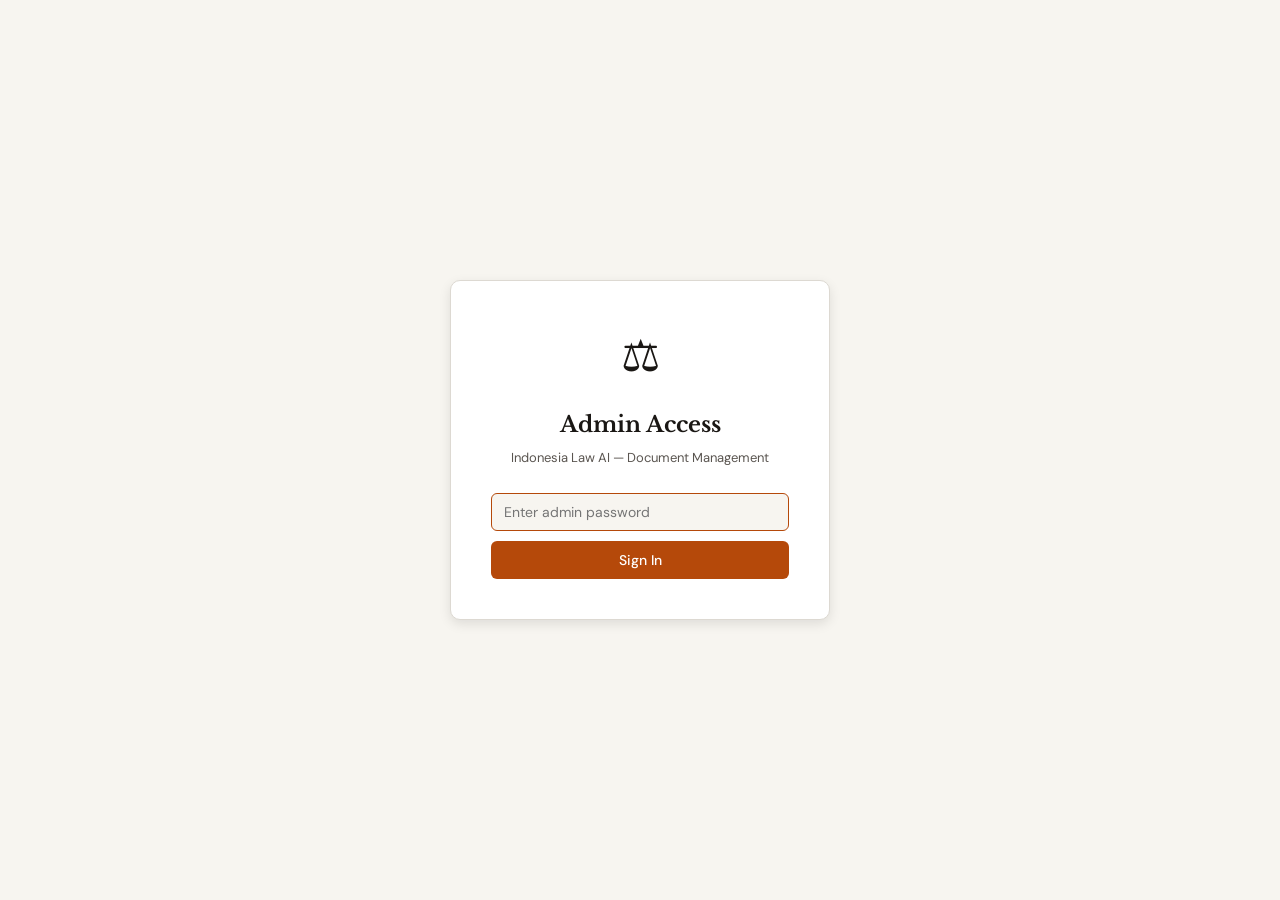
<file: templates/admin_login.html>
<!DOCTYPE html>
<html lang="en">
<head>
<meta charset="UTF-8">
<meta name="viewport" content="width=device-width, initial-scale=1.0">
<title>Admin Login — Indonesia Law AI</title>
<link rel="stylesheet" href="/static/style.css">
</head>
<body>
<div class="admin-login-page">
  <div class="admin-login-box">
    <div class="welcome-icon">⚖</div>
    <h2>Admin Access</h2>
    <p>Indonesia Law AI — Document Management</p>
    <div class="admin-login-form">
      <input type="password" id="admin-password-input" class="admin-input" placeholder="Enter admin password" autofocus>
      <button class="admin-login-btn" id="admin-login-btn">Sign In</button>
      <p class="admin-error" id="admin-error" style="display:none">Incorrect password. Please try again.</p>
    </div>
  </div>
</div>
<script>
  document.getElementById('admin-login-btn').addEventListener('click', async () => {
    const pw = document.getElementById('admin-password-input').value;
    const err = document.getElementById('admin-error');
    err.style.display = 'none';
    const res = await fetch('/admin/login', {
      method: 'POST',
      headers: {'Content-Type': 'application/json'},
      body: JSON.stringify({password: pw})
    });
    if (res.ok) {
      window.location.href = '/admin';
    } else {
      err.style.display = 'block';
    }
  });
  document.getElementById('admin-password-input').addEventListener('keydown', e => {
    if (e.key === 'Enter') document.getElementById('admin-login-btn').click();
  });
</script>
</body>
</html>
</file>
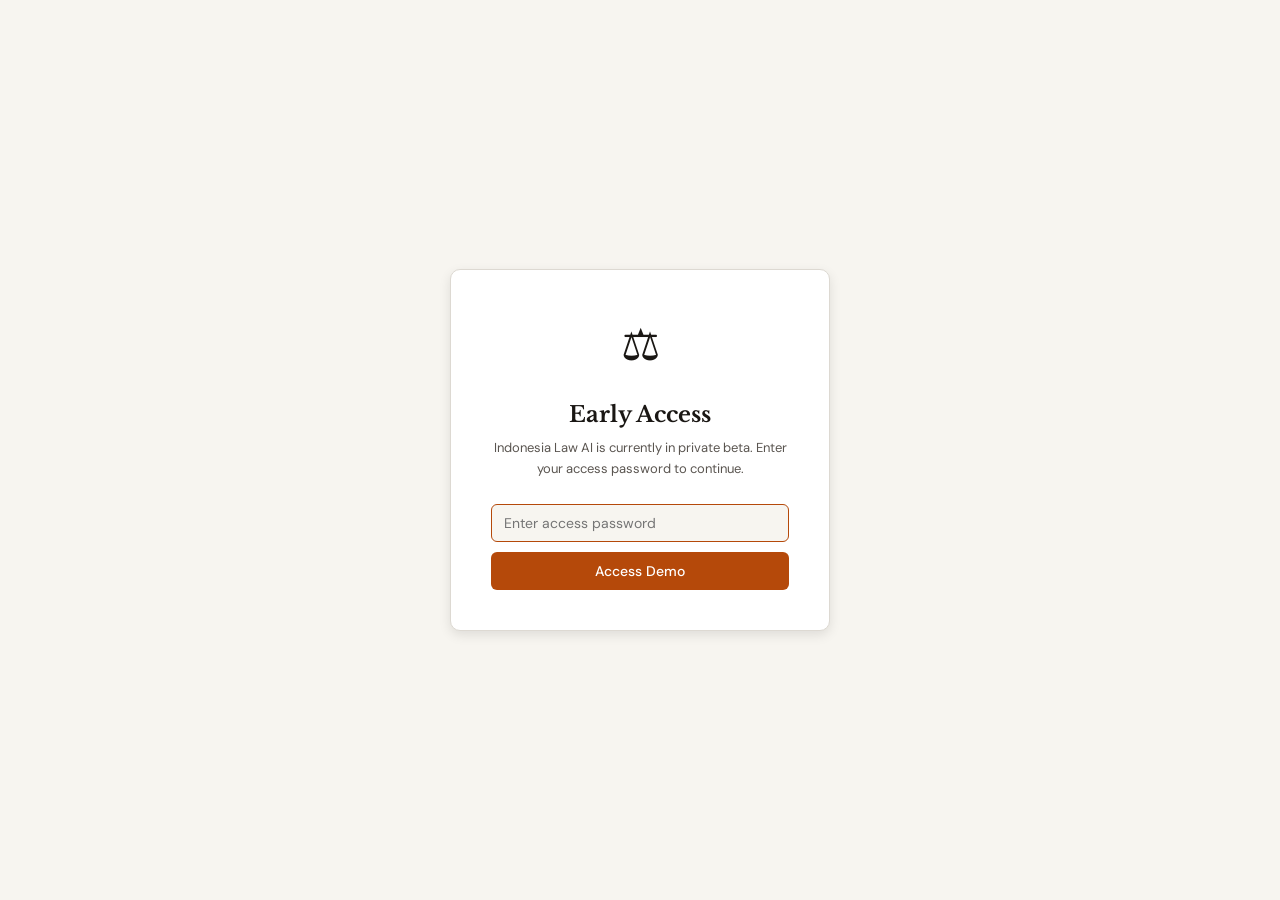
<file: templates/gate.html>
<!DOCTYPE html>
<html lang="en">
<head>
<meta charset="UTF-8">
<meta name="viewport" content="width=device-width, initial-scale=1.0">
<title>Indonesia Law AI — Early Access</title>
<link rel="stylesheet" href="/static/style.css">
</head>
<body>
<div class="admin-login-page">
  <div class="admin-login-box">
    <div class="welcome-icon">⚖</div>
    <h2>Early Access</h2>
    <p>Indonesia Law AI is currently in private beta. Enter your access password to continue.</p>
    <div class="admin-login-form">
      <input type="password" id="gate-password" class="admin-input" placeholder="Enter access password" autofocus>
      <button class="admin-login-btn" id="gate-login-btn">Access Demo</button>
      <p class="admin-error" id="gate-error" style="display:none">Incorrect password. Please contact the team for access.</p>
    </div>
  </div>
</div>
<script>
  async function tryLogin() {
    const pw = document.getElementById('gate-password').value;
    const err = document.getElementById('gate-error');
    const btn = document.getElementById('gate-login-btn');
    err.style.display = 'none';
    btn.textContent = 'Checking...';
    btn.disabled = true;
    try {
      const res = await fetch('/demo/login', {
        method: 'POST',
        headers: {'Content-Type': 'application/json'},
        body: JSON.stringify({password: pw})
      });
      if (res.ok) {
        window.location.href = '/';
      } else {
        err.style.display = 'block';
      }
    } catch(e) {
      err.textContent = 'Connection error. Please try again.';
      err.style.display = 'block';
    }
    btn.textContent = 'Access Demo';
    btn.disabled = false;
  }
  document.getElementById('gate-login-btn').addEventListener('click', tryLogin);
  document.getElementById('gate-password').addEventListener('keydown', e => {
    if (e.key === 'Enter') tryLogin();
  });
</script>
</body>
</html>
</file>
<file: static/style.css>
/* =====================================================
   INDONESIA LAW AI — STYLESHEET
   Refined legal-professional aesthetic
   ===================================================== */

@import url('https://fonts.googleapis.com/css2?family=Libre+Baskerville:ital,wght@0,400;0,700;1,400&family=DM+Sans:wght@300;400;500;600&display=swap');

/* ─── Variables ─── */
:root {
  --bg: #f7f5f0;
  --bg2: #efecea;
  --surface: #ffffff;
  --surface2: #f2efeb;
  --border: #ddd9d2;
  --border2: #ccc8c0;
  --text: #1a1714;
  --text2: #5a5550;
  --text3: #8a847c;
  --accent: #b5490a;
  --accent-hover: #9c3d08;
  --accent-light: #fef3ec;
  --user-bg: #1a1714;
  --user-text: #f7f5f0;
  --sidebar-w: 260px;
  --topbar-h: 52px;
  --radius: 10px;
  --radius-sm: 6px;
  --font-body: 'DM Sans', sans-serif;
  --font-serif: 'Libre Baskerville', serif;
  --shadow: 0 1px 3px rgba(0,0,0,0.08), 0 1px 2px rgba(0,0,0,0.05);
  --shadow-md: 0 4px 12px rgba(0,0,0,0.1);
}

body.dark {
  --bg: #141210;
  --bg2: #1c1a17;
  --surface: #201e1b;
  --surface2: #272420;
  --border: #2e2b27;
  --border2: #3a3730;
  --text: #f0ece6;
  --text2: #a09890;
  --text3: #6a6460;
  --accent: #e05a12;
  --accent-hover: #c94e0e;
  --accent-light: #2a1a10;
  --user-bg: #2a2520;
  --user-text: #f0ece6;
  --shadow: 0 1px 3px rgba(0,0,0,0.3);
  --shadow-md: 0 4px 12px rgba(0,0,0,0.4);
}

/* ─── Reset ─── */
*, *::before, *::after { box-sizing: border-box; margin: 0; padding: 0; }

html, body {
  height: 100%;
  font-family: var(--font-body);
  background: var(--bg);
  color: var(--text);
  font-size: 15px;
  line-height: 1.6;
  -webkit-font-smoothing: antialiased;
}

/* ─── App Layout ─── */
.app {
  display: flex;
  height: 100vh;
  overflow: hidden;
}

/* ─── Sidebar ─── */
.sidebar {
  width: var(--sidebar-w);
  background: var(--surface);
  border-right: 1px solid var(--border);
  display: flex;
  flex-direction: column;
  flex-shrink: 0;
  transition: transform 0.25s ease;
  z-index: 100;
}

.sidebar-header {
  display: flex;
  align-items: center;
  justify-content: space-between;
  padding: 14px 16px;
  border-bottom: 1px solid var(--border);
  min-height: var(--topbar-h);
}

.logo {
  display: flex;
  align-items: center;
  gap: 9px;
  font-family: var(--font-serif);
  font-size: 14px;
  font-weight: 700;
  color: var(--text);
  letter-spacing: -0.01em;
}

.logo svg { color: var(--accent); flex-shrink: 0; }

.sidebar-actions { display: flex; gap: 4px; }

.icon-btn {
  width: 32px; height: 32px;
  border: none; background: transparent;
  color: var(--text2); cursor: pointer;
  border-radius: var(--radius-sm);
  display: flex; align-items: center; justify-content: center;
  transition: background 0.15s, color 0.15s;
}
.icon-btn:hover { background: var(--surface2); color: var(--text); }

/* Language bar */
.lang-bar {
  display: flex;
  gap: 4px;
  padding: 10px 12px;
  border-bottom: 1px solid var(--border);
}

.lang-btn {
  flex: 1;
  padding: 5px 0;
  font-size: 11px;
  font-weight: 600;
  font-family: var(--font-body);
  letter-spacing: 0.04em;
  border: 1px solid var(--border);
  background: transparent;
  color: var(--text3);
  border-radius: var(--radius-sm);
  cursor: pointer;
  transition: all 0.15s;
}
.lang-btn:hover { border-color: var(--border2); color: var(--text2); }
.lang-btn.active { background: var(--accent); border-color: var(--accent); color: #fff; }

/* Conversations */
.conversations-list {
  flex: 1;
  overflow-y: auto;
  padding: 8px;
}

.conversations-list::-webkit-scrollbar { width: 4px; }
.conversations-list::-webkit-scrollbar-track { background: transparent; }
.conversations-list::-webkit-scrollbar-thumb { background: var(--border2); border-radius: 2px; }

.conv-item {
  display: flex;
  align-items: center;
  gap: 6px;
  padding: 8px 10px;
  border-radius: var(--radius-sm);
  cursor: pointer;
  transition: background 0.12s;
  group: true;
}
.conv-item:hover { background: var(--surface2); }
.conv-item.active { background: var(--accent-light); }
.conv-item.active .conv-item-title { color: var(--accent); font-weight: 500; }

.conv-item-title {
  flex: 1;
  font-size: 13px;
  color: var(--text2);
  white-space: nowrap;
  overflow: hidden;
  text-overflow: ellipsis;
  min-width: 0;
}

.delete-btn {
  width: 24px; height: 24px;
  border: none; background: transparent;
  color: var(--text3); cursor: pointer;
  border-radius: 4px;
  display: flex; align-items: center; justify-content: center;
  opacity: 0;
  transition: opacity 0.15s, background 0.15s, color 0.15s;
  flex-shrink: 0;
}
.conv-item:hover .delete-btn { opacity: 1; }
.delete-btn:hover { background: #fee2e2; color: #dc2626; }
body.dark .delete-btn:hover { background: #3f1515; color: #f87171; }

/* Sidebar footer */
.sidebar-footer {
  padding: 10px 12px;
  border-top: 1px solid var(--border);
}

.theme-btn {
  display: flex;
  align-items: center;
  gap: 8px;
  width: 100%;
  padding: 8px 10px;
  border: none;
  background: transparent;
  color: var(--text2);
  font-size: 13px;
  font-family: var(--font-body);
  cursor: pointer;
  border-radius: var(--radius-sm);
  transition: background 0.15s, color 0.15s;
}
.theme-btn:hover { background: var(--surface2); color: var(--text); }

/* ─── Main ─── */
.main {
  flex: 1;
  display: flex;
  flex-direction: column;
  overflow: hidden;
  min-width: 0;
}

/* Topbar */
.topbar {
  display: flex;
  align-items: center;
  justify-content: space-between;
  padding: 0 16px;
  height: var(--topbar-h);
  border-bottom: 1px solid var(--border);
  background: var(--surface);
  flex-shrink: 0;
}

.topbar-title {
  font-family: var(--font-serif);
  font-size: 14px;
  font-weight: 700;
  color: var(--text);
  letter-spacing: -0.01em;
}

.sidebar-toggle { display: none; }

/* ─── Messages container ─── */
.messages-container {
  flex: 1;
  overflow-y: auto;
  padding: 0;
}

.messages-container::-webkit-scrollbar { width: 5px; }
.messages-container::-webkit-scrollbar-track { background: transparent; }
.messages-container::-webkit-scrollbar-thumb { background: var(--border2); border-radius: 3px; }

/* ─── Welcome screen ─── */
.welcome-screen {
  display: flex;
  align-items: center;
  justify-content: center;
  min-height: 100%;
  padding: 40px 20px;
}

.welcome-inner {
  text-align: center;
  max-width: 560px;
  width: 100%;
}

.welcome-icon {
  font-size: 44px;
  margin-bottom: 16px;
  display: block;
}

.welcome-title {
  font-family: var(--font-serif);
  font-size: 28px;
  font-weight: 700;
  color: var(--text);
  margin-bottom: 10px;
  letter-spacing: -0.02em;
}

.welcome-subtitle {
  font-size: 15px;
  color: var(--text2);
  line-height: 1.6;
  margin-bottom: 28px;
  max-width: 440px;
  margin-left: auto;
  margin-right: auto;
}

.chips {
  display: flex;
  flex-wrap: wrap;
  gap: 8px;
  justify-content: center;
}

.chip {
  padding: 9px 16px;
  border: 1px solid var(--border2);
  background: var(--surface);
  color: var(--text2);
  font-size: 13px;
  font-family: var(--font-body);
  border-radius: 20px;
  cursor: pointer;
  transition: all 0.15s;
  white-space: nowrap;
}
.chip:hover { border-color: var(--accent); color: var(--accent); background: var(--accent-light); }

/* ─── Messages ─── */
.messages {
  padding: 24px 0 16px;
  max-width: 760px;
  margin: 0 auto;
  width: 100%;
}

.message {
  display: flex;
  gap: 12px;
  padding: 8px 20px;
  margin-bottom: 4px;
  animation: fadeIn 0.2s ease;
}

@keyframes fadeIn {
  from { opacity: 0; transform: translateY(6px); }
  to   { opacity: 1; transform: translateY(0); }
}

.message-avatar {
  width: 30px; height: 30px;
  border-radius: 50%;
  font-size: 11px;
  font-weight: 700;
  display: flex; align-items: center; justify-content: center;
  flex-shrink: 0;
  margin-top: 2px;
  letter-spacing: 0.02em;
}

.message.user .message-avatar {
  background: var(--user-bg);
  color: var(--user-text);
}

.message.assistant .message-avatar {
  background: var(--accent);
  color: #fff;
}

.message-content { flex: 1; min-width: 0; }

.message-role {
  font-size: 11px;
  font-weight: 600;
  letter-spacing: 0.06em;
  text-transform: uppercase;
  color: var(--text3);
  margin-bottom: 5px;
}

.message-text {
  font-size: 15px;
  line-height: 1.7;
  color: var(--text);
  word-wrap: break-word;
}

.message-text h1, .message-text h2 {
  font-family: var(--font-serif);
  font-size: 16px;
  font-weight: 700;
  margin: 18px 0 8px;
  color: var(--text);
  letter-spacing: -0.01em;
}

.message-text h3 {
  font-size: 14px;
  font-weight: 600;
  margin: 14px 0 6px;
  color: var(--text);
}

.message-text p { margin-bottom: 10px; }
.message-text p:last-child { margin-bottom: 0; }

.message-text ul, .message-text ol {
  padding-left: 20px;
  margin-bottom: 10px;
}

.message-text li { margin-bottom: 4px; }

.message-text strong { font-weight: 600; color: var(--text); }

.message-text code {
  font-family: 'Menlo', 'Monaco', monospace;
  font-size: 13px;
  background: var(--surface2);
  padding: 2px 5px;
  border-radius: 3px;
  border: 1px solid var(--border);
}

.message-text pre {
  background: var(--surface2);
  border: 1px solid var(--border);
  border-radius: var(--radius-sm);
  padding: 12px 14px;
  overflow-x: auto;
  margin: 10px 0;
}
.message-text pre code { background: none; border: none; padding: 0; }

.message-text blockquote {
  border-left: 3px solid var(--accent);
  padding-left: 14px;
  color: var(--text2);
  font-style: italic;
  margin: 10px 0;
}

/* Loading dots */
.message-text.loading::after {
  content: '';
  display: inline-block;
  width: 12px;
  height: 12px;
  margin-left: 4px;
  background: var(--text3);
  border-radius: 50%;
  animation: pulse 1s infinite;
  vertical-align: middle;
}

@keyframes pulse {
  0%, 100% { opacity: 0.3; transform: scale(0.8); }
  50% { opacity: 1; transform: scale(1); }
}

.streaming-cursor::after {
  content: '▍';
  display: inline;
  color: var(--accent);
  animation: blink 0.8s step-end infinite;
}
@keyframes blink { 0%, 100% { opacity: 1; } 50% { opacity: 0; } }

/* Sources */
.message-sources {
  margin-top: 12px;
  padding-top: 10px;
  border-top: 1px solid var(--border);
}

.sources-label {
  font-size: 11px;
  font-weight: 600;
  letter-spacing: 0.06em;
  text-transform: uppercase;
  color: var(--text3);
  margin-bottom: 6px;
}

.source-chips {
  display: flex;
  flex-wrap: wrap;
  gap: 6px;
}

.source-chip {
  display: inline-flex;
  align-items: center;
  gap: 5px;
  padding: 4px 10px;
  border: 1px solid var(--border);
  background: var(--surface2);
  border-radius: 12px;
  font-size: 11.5px;
  color: var(--text2);
  max-width: 240px;
}

.source-chip svg { flex-shrink: 0; color: var(--accent); }

.source-chip-title {
  white-space: nowrap;
  overflow: hidden;
  text-overflow: ellipsis;
}

.source-chip-status {
  font-size: 10px;
  padding: 1px 5px;
  border-radius: 8px;
  flex-shrink: 0;
}
.source-chip-status.active { background: #d1fae5; color: #065f46; }
.source-chip-status.amended { background: #fef3c7; color: #92400e; }
.source-chip-status.revoked { background: #fee2e2; color: #991b1b; }
body.dark .source-chip-status.active { background: #064e3b; color: #6ee7b7; }
body.dark .source-chip-status.amended { background: #451a03; color: #fcd34d; }
body.dark .source-chip-status.revoked { background: #450a0a; color: #fca5a5; }

/* ─── Input area ─── */
.input-area {
  padding: 12px 20px 16px;
  background: var(--bg);
  border-top: 1px solid var(--border);
  flex-shrink: 0;
}

.attached-files-bar {
  display: flex;
  flex-wrap: wrap;
  gap: 6px;
  margin-bottom: 8px;
  min-height: 0;
}

.attached-file-chip {
  display: inline-flex;
  align-items: center;
  gap: 5px;
  padding: 5px 10px;
  background: var(--surface2);
  border: 1px solid var(--border);
  border-radius: var(--radius-sm);
  font-size: 12px;
  color: var(--text2);
  max-width: 220px;
}

.attached-file-name {
  white-space: nowrap;
  overflow: hidden;
  text-overflow: ellipsis;
}

.attached-file-remove {
  border: none; background: transparent;
  color: var(--text3); cursor: pointer;
  padding: 0; display: flex; align-items: center;
  flex-shrink: 0;
  transition: color 0.15s;
}
.attached-file-remove:hover { color: #dc2626; }

/* Upload progress */
.upload-progress {
  display: flex;
  align-items: center;
  gap: 10px;
  padding: 8px 12px;
  background: var(--surface2);
  border: 1px solid var(--border);
  border-radius: var(--radius-sm);
  margin-bottom: 8px;
}

.upload-progress-bar {
  flex: 1;
  height: 4px;
  background: var(--border);
  border-radius: 2px;
  overflow: hidden;
}

.upload-progress-fill {
  height: 100%;
  background: var(--accent);
  border-radius: 2px;
  transition: width 0.3s ease;
  width: 0%;
}

.upload-progress-text {
  font-size: 12px;
  color: var(--text2);
  white-space: nowrap;
}

/* Form */
.input-form {
  display: flex;
  align-items: flex-end;
  gap: 8px;
  background: var(--surface);
  border: 1px solid var(--border2);
  border-radius: var(--radius);
  padding: 6px 8px;
  box-shadow: var(--shadow);
  max-width: 760px;
  margin: 0 auto;
  transition: border-color 0.15s, box-shadow 0.15s;
}

.input-form:focus-within {
  border-color: var(--accent);
  box-shadow: 0 0 0 3px rgba(181, 73, 10, 0.1);
}

.attach-btn {
  width: 32px; height: 32px;
  border: none; background: transparent;
  color: var(--text3); cursor: pointer;
  border-radius: var(--radius-sm);
  display: flex; align-items: center; justify-content: center;
  flex-shrink: 0;
  transition: background 0.15s, color 0.15s;
}
.attach-btn:hover { background: var(--surface2); color: var(--text2); }

.message-input {
  flex: 1;
  border: none;
  background: transparent;
  font-family: var(--font-body);
  font-size: 15px;
  color: var(--text);
  resize: none;
  outline: none;
  max-height: 150px;
  line-height: 1.5;
  padding: 4px 0;
}
.message-input::placeholder { color: var(--text3); }
.message-input::-webkit-scrollbar { width: 3px; }
.message-input::-webkit-scrollbar-thumb { background: var(--border2); }

.send-btn {
  width: 32px; height: 32px;
  border: none;
  background: var(--accent);
  color: #fff;
  border-radius: var(--radius-sm);
  cursor: pointer;
  display: flex; align-items: center; justify-content: center;
  flex-shrink: 0;
  transition: background 0.15s, opacity 0.15s, transform 0.1s;
}
.send-btn:hover:not(:disabled) { background: var(--accent-hover); transform: scale(1.05); }
.send-btn:disabled { opacity: 0.35; cursor: not-allowed; transform: none; }

.input-disclaimer {
  text-align: center;
  font-size: 11px;
  color: var(--text3);
  margin-top: 8px;
  max-width: 760px;
  margin-left: auto;
  margin-right: auto;
}

/* ─── Sidebar overlay (mobile) ─── */
.sidebar-overlay {
  display: none;
  position: fixed;
  inset: 0;
  background: rgba(0,0,0,0.4);
  z-index: 99;
  opacity: 0;
  pointer-events: none;
  transition: opacity 0.25s;
}

.sidebar-overlay.visible {
  opacity: 1;
  pointer-events: auto;
}

/* ─── Admin styles ─── */
.admin-login-page {
  min-height: 100vh;
  display: flex;
  align-items: center;
  justify-content: center;
  background: var(--bg);
  padding: 20px;
}

.admin-login-box {
  background: var(--surface);
  border: 1px solid var(--border);
  border-radius: var(--radius);
  padding: 40px;
  width: 100%;
  max-width: 380px;
  text-align: center;
  box-shadow: var(--shadow-md);
}

.admin-login-box h2 {
  font-family: var(--font-serif);
  font-size: 22px;
  font-weight: 700;
  margin: 12px 0 6px;
  color: var(--text);
}

.admin-login-box p {
  font-size: 13px;
  color: var(--text2);
  margin-bottom: 24px;
}

.admin-login-form { display: flex; flex-direction: column; gap: 10px; }

.admin-input {
  width: 100%;
  padding: 9px 12px;
  border: 1px solid var(--border2);
  border-radius: var(--radius-sm);
  background: var(--bg);
  color: var(--text);
  font-family: var(--font-body);
  font-size: 14px;
  outline: none;
  transition: border-color 0.15s;
}
.admin-input:focus { border-color: var(--accent); }

select.admin-input { cursor: pointer; }

.admin-textarea { resize: vertical; }

.admin-login-btn {
  padding: 10px;
  background: var(--accent);
  color: #fff;
  border: none;
  border-radius: var(--radius-sm);
  font-family: var(--font-body);
  font-size: 14px;
  font-weight: 500;
  cursor: pointer;
  transition: background 0.15s;
}
.admin-login-btn:hover { background: var(--accent-hover); }

.admin-error {
  font-size: 13px;
  color: #dc2626;
  margin-top: 4px;
}

/* Admin page */
.admin-page { min-height: 100vh; background: var(--bg); }

.admin-header {
  display: flex;
  align-items: center;
  justify-content: space-between;
  padding: 0 24px;
  height: 56px;
  background: var(--surface);
  border-bottom: 1px solid var(--border);
  position: sticky;
  top: 0;
  z-index: 10;
}

.admin-header .logo {
  font-size: 15px;
}

.admin-header-actions { display: flex; align-items: center; gap: 10px; }

.admin-link-btn {
  padding: 7px 14px;
  border: 1px solid var(--border2);
  border-radius: var(--radius-sm);
  color: var(--text2);
  font-size: 13px;
  text-decoration: none;
  transition: all 0.15s;
}
.admin-link-btn:hover { border-color: var(--text2); color: var(--text); }

.admin-logout-btn {
  padding: 7px 14px;
  background: transparent;
  border: 1px solid var(--border2);
  border-radius: var(--radius-sm);
  color: var(--text2);
  font-family: var(--font-body);
  font-size: 13px;
  cursor: pointer;
  transition: all 0.15s;
}
.admin-logout-btn:hover { border-color: #dc2626; color: #dc2626; }

.admin-content {
  max-width: 860px;
  margin: 0 auto;
  padding: 28px 20px;
  display: flex;
  flex-direction: column;
  gap: 20px;
}

.admin-card {
  background: var(--surface);
  border: 1px solid var(--border);
  border-radius: var(--radius);
  padding: 24px;
}

.admin-card h2 {
  font-family: var(--font-serif);
  font-size: 18px;
  font-weight: 700;
  color: var(--text);
  margin-bottom: 6px;
}

.admin-card-desc {
  font-size: 13px;
  color: var(--text2);
  margin-bottom: 18px;
}

.admin-card-header {
  display: flex;
  align-items: center;
  justify-content: space-between;
  margin-bottom: 16px;
}
.admin-card-header h2 { margin-bottom: 0; }

.admin-doc-count {
  font-size: 12px;
  color: var(--text3);
  background: var(--surface2);
  padding: 3px 10px;
  border-radius: 10px;
  border: 1px solid var(--border);
}

.admin-upload-zone {
  border: 2px dashed var(--border2);
  border-radius: var(--radius);
  padding: 36px 24px;
  text-align: center;
  cursor: pointer;
  transition: all 0.2s;
  color: var(--text3);
}
.admin-upload-zone:hover, .admin-upload-zone.dragover {
  border-color: var(--accent);
  background: var(--accent-light);
  color: var(--accent);
}
.admin-upload-zone svg { margin-bottom: 10px; }
.admin-upload-zone p { font-size: 14px; }
.upload-link {
  color: var(--accent);
  text-decoration: underline;
  cursor: pointer;
}

.admin-form-grid {
  display: grid;
  grid-template-columns: 1fr 1fr;
  gap: 12px;
  margin-top: 18px;
}

.admin-form-group { display: flex; flex-direction: column; gap: 5px; }
.admin-form-group label { font-size: 12px; font-weight: 600; color: var(--text2); letter-spacing: 0.03em; }

.admin-preview-info {
  margin-top: 12px;
  padding: 10px 12px;
  background: var(--surface2);
  border: 1px solid var(--border);
  border-radius: var(--radius-sm);
  font-size: 12.5px;
  color: var(--text2);
  line-height: 1.6;
}

.admin-upload-actions {
  display: flex;
  gap: 10px;
  justify-content: flex-end;
  margin-top: 18px;
}

.admin-cancel-btn {
  padding: 9px 18px;
  background: transparent;
  border: 1px solid var(--border2);
  border-radius: var(--radius-sm);
  color: var(--text2);
  font-family: var(--font-body);
  font-size: 14px;
  cursor: pointer;
  transition: all 0.15s;
}
.admin-cancel-btn:hover { border-color: var(--text2); color: var(--text); }

.admin-upload-btn {
  display: flex;
  align-items: center;
  gap: 7px;
  padding: 9px 18px;
  background: var(--accent);
  color: #fff;
  border: none;
  border-radius: var(--radius-sm);
  font-family: var(--font-body);
  font-size: 14px;
  font-weight: 500;
  cursor: pointer;
  transition: background 0.15s;
}
.admin-upload-btn:hover { background: var(--accent-hover); }
.admin-upload-btn:disabled { opacity: 0.5; cursor: not-allowed; }

.admin-upload-status {
  margin-top: 10px;
  font-size: 13px;
  font-weight: 500;
  text-align: center;
}
.admin-upload-status.success { color: #059669; }
.admin-upload-status.error { color: #dc2626; }

/* Docs list */
.admin-docs-list { display: flex; flex-direction: column; gap: 8px; }

.admin-doc-row {
  display: flex;
  align-items: center;
  gap: 12px;
  padding: 12px 14px;
  background: var(--surface2);
  border: 1px solid var(--border);
  border-radius: var(--radius-sm);
  transition: border-color 0.15s;
}
.admin-doc-row:hover { border-color: var(--border2); }

.admin-doc-info { flex: 1; min-width: 0; }

.admin-doc-title {
  font-size: 14px;
  font-weight: 500;
  color: var(--text);
  white-space: nowrap;
  overflow: hidden;
  text-overflow: ellipsis;
}

.admin-doc-meta {
  font-size: 12px;
  color: var(--text3);
  margin-top: 2px;
  display: flex;
  flex-wrap: wrap;
  gap: 8px;
}

.admin-doc-badge {
  padding: 2px 7px;
  border-radius: 8px;
  font-size: 11px;
  font-weight: 600;
  letter-spacing: 0.03em;
  text-transform: uppercase;
}
.badge-berlaku { background: #d1fae5; color: #065f46; }
.badge-diubah { background: #fef3c7; color: #92400e; }
.badge-dicabut { background: #fee2e2; color: #991b1b; }
body.dark .badge-berlaku { background: #064e3b; color: #6ee7b7; }
body.dark .badge-diubah { background: #451a03; color: #fcd34d; }
body.dark .badge-dicabut { background: #450a0a; color: #fca5a5; }

.admin-doc-delete {
  width: 30px; height: 30px;
  border: none; background: transparent;
  color: var(--text3); cursor: pointer;
  border-radius: 6px;
  display: flex; align-items: center; justify-content: center;
  flex-shrink: 0;
  transition: background 0.15s, color 0.15s;
}
.admin-doc-delete:hover { background: #fee2e2; color: #dc2626; }
body.dark .admin-doc-delete:hover { background: #3f1515; color: #f87171; }

.admin-empty {
  text-align: center;
  padding: 32px;
  color: var(--text3);
  font-size: 14px;
}

/* ─── Responsive ─── */
/* Mobile responsive styles at end of file */

/* ─── Demo Controls ─── */
.demo-controls-grid {
  display: grid;
  grid-template-columns: 1fr 1fr;
  gap: 16px;
}

@media (max-width: 640px) {
  .demo-controls-grid { grid-template-columns: 1fr; }
}

.demo-control-block {
  border: 1px solid var(--border);
  border-radius: var(--radius);
  overflow: hidden;
}

.demo-control-header {
  display: flex;
  align-items: center;
  justify-content: space-between;
  padding: 14px 16px;
  background: var(--surface2);
  gap: 12px;
}

.demo-control-title {
  font-size: 14px;
  font-weight: 600;
  color: var(--text);
  margin-bottom: 2px;
}

.demo-control-desc {
  font-size: 12px;
  color: var(--text3);
  line-height: 1.4;
}

.demo-control-body {
  padding: 14px 16px;
  display: none;
  flex-direction: column;
  gap: 8px;
}

.demo-control-body.visible { display: flex; }

.demo-control-hint {
  font-size: 12px;
  color: var(--text3);
  margin-top: 4px;
}

.password-input-row {
  display: flex;
  gap: 8px;
  margin-top: 4px;
}

.password-input-row .admin-input { flex: 1; }
.password-input-row .admin-upload-btn { white-space: nowrap; flex-shrink: 0; }

.demo-save-status {
  margin-top: 12px;
  font-size: 13px;
  font-weight: 500;
  min-height: 20px;
}
.demo-save-status.success { color: #059669; }
.demo-save-status.error { color: #dc2626; }

/* Toggle switch */
.toggle-switch {
  position: relative;
  display: inline-block;
  width: 40px;
  height: 22px;
  flex-shrink: 0;
  cursor: pointer;
}

.toggle-switch input { opacity: 0; width: 0; height: 0; }

.toggle-slider {
  position: absolute;
  inset: 0;
  background: var(--border2);
  border-radius: 22px;
  transition: background 0.2s;
}

.toggle-slider::before {
  content: '';
  position: absolute;
  width: 16px; height: 16px;
  left: 3px; top: 3px;
  background: white;
  border-radius: 50%;
  transition: transform 0.2s;
  box-shadow: 0 1px 3px rgba(0,0,0,0.2);
}

.toggle-switch input:checked + .toggle-slider { background: var(--accent); }
.toggle-switch input:checked + .toggle-slider::before { transform: translateX(18px); }

/* Message counter in chat */
.message-counter {
  display: flex;
  align-items: center;
  gap: 6px;
  padding: 6px 12px;
  background: var(--surface2);
  border: 1px solid var(--border);
  border-radius: 20px;
  font-size: 12px;
  color: var(--text2);
  margin: 0 auto 8px;
  width: fit-content;
}

.message-counter.warning { color: #b45309; border-color: #fcd34d; background: #fef3c7; }
.message-counter.critical { color: #dc2626; border-color: #fca5a5; background: #fee2e2; }
body.dark .message-counter.warning { color: #fcd34d; border-color: #92400e; background: #451a03; }
body.dark .message-counter.critical { color: #f87171; border-color: #991b1b; background: #450a0a; }

.counter-dot {
  width: 6px; height: 6px;
  border-radius: 50%;
  background: currentColor;
  flex-shrink: 0;
}

/* ── Embed button + status ─────────────────────────────── */
.admin-doc-row {
  display: flex;
  align-items: flex-start;
  justify-content: space-between;
  padding: 14px 16px;
  border-bottom: 1px solid var(--border);
}
.admin-doc-row:last-child { border-bottom: none; }
.admin-doc-actions {
  display: flex;
  align-items: center;
  gap: 8px;
  flex-shrink: 0;
  margin-left: 12px;
}
.admin-embed-btn {
  padding: 5px 11px;
  font-size: 12px;
  font-weight: 500;
  background: #f0fdf4;
  color: #166534;
  border: 1px solid #bbf7d0;
  border-radius: var(--radius-sm);
  cursor: pointer;
  white-space: nowrap;
  transition: all 0.15s;
  font-family: var(--font-body);
}
.admin-embed-btn:hover { background: #dcfce7; border-color: #86efac; }
.admin-embed-btn:disabled { opacity: 0.6; cursor: not-allowed; }
.embed-badge {
  display: inline-block;
  padding: 2px 7px;
  border-radius: 4px;
  font-size: 11px;
  font-weight: 500;
}
.embed-badge-done    { background: #f0fdf4; color: #166534; border: 1px solid #bbf7d0; }
.embed-badge-pending { background: #fafafa; color: #888;    border: 1px solid #e5e7eb; }
.embed-progress {
  margin-top: 6px;
  font-size: 12px;
  color: var(--text2);
}

/* ── Chunk Browser ─────────────────────────────────────── */
#admin-chunk-browser {
  margin-top: 16px;
  border: 1px solid var(--border);
  border-radius: var(--radius-sm);
  overflow: hidden;
}
.chunk-browser-header {
  display: flex;
  justify-content: space-between;
  align-items: center;
  padding: 9px 14px;
  background: var(--surface2);
  border-bottom: 1px solid var(--border);
  font-size: 12.5px;
  font-weight: 600;
  color: var(--text);
}
.chunk-count-label { font-weight: 400; color: var(--text2); font-size: 12px; }
.chunk-method-badge {
  display: inline-block;
  padding: 2px 8px;
  border-radius: 4px;
  font-size: 11px;
  font-weight: 600;
  margin-left: 8px;
  vertical-align: middle;
}
.chunk-method-pasal     { background: #dcfce7; color: #166534; }
.chunk-method-paragraph { background: #fef9c3; color: #854d0e; }
.chunk-browser-list { max-height: 300px; overflow-y: auto; }
.chunk-row {
  padding: 8px 14px;
  border-bottom: 1px solid var(--border);
  font-size: 12px;
}
.chunk-row:last-child { border-bottom: none; }
.chunk-row-meta { display: flex; align-items: center; gap: 8px; margin-bottom: 3px; }
.chunk-pasal-ref { font-weight: 600; color: var(--accent); font-size: 11.5px; }
.chunk-pasal-none { color: var(--text2); font-weight: 400; }
.chunk-section-header {
  font-size: 10.5px; color: var(--text2);
  background: var(--surface2); padding: 1px 6px; border-radius: 3px;
}
.chunk-row-preview {
  color: var(--text2); line-height: 1.5;
  white-space: nowrap; overflow: hidden; text-overflow: ellipsis;
}
.chunk-browser-more {
  padding: 7px 14px; font-size: 12px; color: var(--text2);
  background: var(--surface2); border-top: 1px solid var(--border); text-align: center;
}

/* =====================================================
   MOBILE RESPONSIVE
   ===================================================== */

@media (max-width: 768px) {

  html, body { height: 100%; overflow: hidden; }

  .app {
    height: 100dvh;
    overflow: hidden;
  }

  /* Sidebar: slide-in drawer */
  .sidebar {
    position: fixed;
    top: 0; left: 0; bottom: 0;
    z-index: 200;
    transform: translateX(-100%);
    transition: transform 0.25s ease;
    box-shadow: var(--shadow-md);
    width: min(280px, 85vw);
  }
  .sidebar.open { transform: translateX(0); }

  /* Overlay: display block but pointer-events none until visible */
  .sidebar-overlay { display: block; }
  .sidebar-toggle { display: flex; }

  .main {
    width: 100%;
    height: 100dvh;
    display: flex;
    flex-direction: column;
    overflow: hidden;
  }

  .topbar { padding: 0 12px; flex-shrink: 0; }
  .topbar-title { font-size: 13px; }

  .messages-container {
    flex: 1;
    overflow-y: auto;
    -webkit-overflow-scrolling: touch;
    overscroll-behavior: contain;
  }

  .welcome-screen {
    padding: 32px 16px 24px;
    min-height: unset;
    align-items: flex-start;
  }
  .welcome-inner { max-width: 100%; }
  .welcome-icon { font-size: 32px; margin-bottom: 10px; }
  .welcome-title { font-size: 22px; }
  .welcome-subtitle { font-size: 14px; margin-bottom: 20px; }

  .chips { gap: 6px; }
  .chip {
    font-size: 12px;
    padding: 8px 14px;
    white-space: normal;
    text-align: left;
  }

  .messages { padding: 16px 0 8px; width: 100%; }
  .message-row { padding: 6px 12px; }
  .message-bubble { max-width: 88%; font-size: 14px; line-height: 1.6; }

  .input-area {
    padding: 8px 12px;
    padding-bottom: calc(12px + env(safe-area-inset-bottom));
    flex-shrink: 0;
  }

  .input-form { max-width: 100%; margin: 0; padding: 5px 6px; }

  /* 16px prevents iOS auto-zoom on input focus */
  .message-input { font-size: 16px; max-height: 120px; }

  .attach-btn, .send-btn { width: 36px; height: 36px; flex-shrink: 0; }
  .input-disclaimer { font-size: 10px; margin-top: 6px; max-width: 100%; }
  .admin-form-grid { grid-template-columns: 1fr; }
}

@media (max-width: 380px) {
  .welcome-title { font-size: 19px; }
  .chip { font-size: 11px; padding: 7px 12px; }
  .message-bubble { max-width: 94%; font-size: 13px; }
  .sidebar { width: 90vw; }
}

/* ─── Citation Side Panel ────────────────────────────────────────────────── */
.inline-citation {
  cursor: pointer;
  color: #8B1A00;
  border-bottom: 1px dashed #8B1A00;
  border-radius: 2px;
  padding: 0 1px;
  transition: background 0.15s;
}
.inline-citation:hover { background: #FDF0EB; }
.citation-icon {
  font-size: 0.72em;
  margin-left: 3px;
  opacity: 0.6;
  font-style: normal;
}
.general-knowledge-tag {
  background: #FFF8E6;
  color: #7A5A00;
  font-size: 0.82em;
  border-radius: 3px;
  padding: 1px 5px;
  border: 1px solid #E8D8A0;
  font-style: italic;
}

/* Overlay */
.citation-overlay {
  display: none;
  position: fixed;
  inset: 0;
  background: rgba(0,0,0,0.25);
  z-index: 1000;
  backdrop-filter: blur(1px);
}
.citation-overlay.open { display: block; }

/* Panel */
.citation-panel {
  position: fixed;
  top: 0;
  right: -480px;
  width: 440px;
  max-width: 92vw;
  height: 100vh;
  background: #FFFFFF;
  box-shadow: -4px 0 32px rgba(0,0,0,0.14);
  z-index: 1001;
  display: flex;
  flex-direction: column;
  transition: right 0.26s cubic-bezier(0.4,0,0.2,1);
}
.citation-panel.open { right: 0; }

/* Header */
.citation-panel-header {
  display: flex;
  align-items: center;
  justify-content: space-between;
  padding: 14px 18px 10px;
  border-bottom: 1px solid #EDE8E3;
  background: #FAF7F4;
  flex-shrink: 0;
}
.citation-panel-meta { display: flex; gap: 6px; align-items: center; flex-wrap: wrap; }

.citation-badge {
  background: #8B1A00;
  color: #fff;
  font-size: 0.68em;
  font-weight: 700;
  padding: 2px 8px;
  border-radius: 3px;
  letter-spacing: 0.05em;
  text-transform: uppercase;
}
.citation-level-badge {
  background: #EDE8E3;
  color: #5A4A3A;
  font-size: 0.68em;
  font-weight: 600;
  padding: 2px 7px;
  border-radius: 3px;
}
.citation-status-badge {
  font-size: 0.68em;
  font-weight: 600;
  padding: 2px 7px;
  border-radius: 3px;
}
.citation-status-badge.berlaku { background: #E6F4EA; color: #1A6B2A; }
.citation-status-badge.diubah  { background: #FFF8E6; color: #7A5A00; }
.citation-status-badge.dicabut { background: #FDECEA; color: #8B1A00; }

.citation-panel-close {
  background: none;
  border: none;
  cursor: pointer;
  font-size: 1rem;
  color: #8A7A6A;
  padding: 4px 8px;
  border-radius: 4px;
  line-height: 1;
  flex-shrink: 0;
}
.citation-panel-close:hover { background: #EDE8E3; color: #3D2B1F; }

/* Title + meta */
.citation-panel-title {
  font-size: 0.95rem;
  font-weight: 700;
  color: #1A1714;
  padding: 14px 18px 2px;
  flex-shrink: 0;
  line-height: 1.35;
}
.citation-panel-nomor {
  font-size: 0.8rem;
  color: #6A5A4A;
  padding: 2px 18px 4px;
  flex-shrink: 0;
}
.citation-panel-pasal {
  font-size: 0.82rem;
  font-weight: 600;
  color: #8B1A00;
  padding: 4px 18px 12px;
  border-bottom: 1px solid #EDE8E3;
  flex-shrink: 0;
}

/* Scrollable body */
.citation-panel-body {
  flex: 1;
  overflow-y: auto;
  padding: 16px 18px;
  -webkit-overflow-scrolling: touch;
}
.citation-loading,
.citation-not-found {
  color: #8A7A6A;
  font-size: 0.88rem;
  text-align: center;
  padding: 40px 0;
  line-height: 1.7;
}
.chunk-block { margin-bottom: 4px; }
.chunk-pasal-ref {
  font-size: 0.75rem;
  font-weight: 700;
  color: #8B1A00;
  margin-bottom: 4px;
  text-transform: uppercase;
  letter-spacing: 0.04em;
}
.chunk-section {
  font-size: 0.76rem;
  color: #6A5A4A;
  font-style: italic;
  margin-bottom: 6px;
}
.chunk-text {
  font-size: 0.87rem;
  color: #2A2218;
  line-height: 1.7;
  white-space: pre-wrap;
  font-family: Georgia, 'Times New Roman', serif;
}
.chunk-divider {
  border-top: 1px dashed #D4C4B8;
  margin: 14px 0;
}

/* JDIH link — only shown after client-side verification passes */
.citation-jdih-wrap {
  border-top: 1px solid #EDE8E3;
  flex-shrink: 0;
  background: #FAF7F4;
}
.citation-jdih-link {
  display: block;
  text-align: center;
  padding: 12px;
  font-size: 0.82rem;
  color: #8B1A00;
  text-decoration: none;
  font-weight: 500;
}
.citation-jdih-link:hover { background: #F2EDE8; text-decoration: underline; }

/* Dark mode */
.dark-mode .citation-panel         { background: #1A1714; box-shadow: -4px 0 32px rgba(0,0,0,0.4); }
.dark-mode .citation-panel-header  { background: #221E1A; border-color: #3D3530; }
.dark-mode .citation-panel-title   { color: #EDE8E3; }
.dark-mode .citation-panel-nomor   { color: #A09080; }
.dark-mode .citation-panel-pasal   { color: #C97A60; border-color: #3D3530; }
.dark-mode .citation-panel-pasal   { border-color: #3D3530; }
.dark-mode .citation-panel-body    { background: #1A1714; }
.dark-mode .chunk-text             { color: #D4C4B4; }
.dark-mode .chunk-pasal-ref        { color: #C97A60; }
.dark-mode .chunk-section          { color: #A09080; }
.dark-mode .chunk-divider          { border-color: #3D3530; }
.dark-mode .citation-jdih-wrap     { background: #221E1A; border-color: #3D3530; }
.dark-mode .citation-jdih-link     { color: #C97A60; }
.dark-mode .citation-jdih-link:hover { background: #2A2420; }
.dark-mode .citation-level-badge   { background: #3D3530; color: #C4B4A4; }
.dark-mode .citation-panel-close   { color: #A09080; }
.dark-mode .citation-panel-close:hover { background: #3D3530; color: #EDE8E3; }
.dark-mode .inline-citation        { color: #C97A60; border-color: #C97A60; }
.dark-mode .inline-citation:hover  { background: #2A1A14; }

/* Mobile */
@media (max-width: 768px) {
  .citation-panel { width: 100vw; right: -100vw; }
}
</file>
